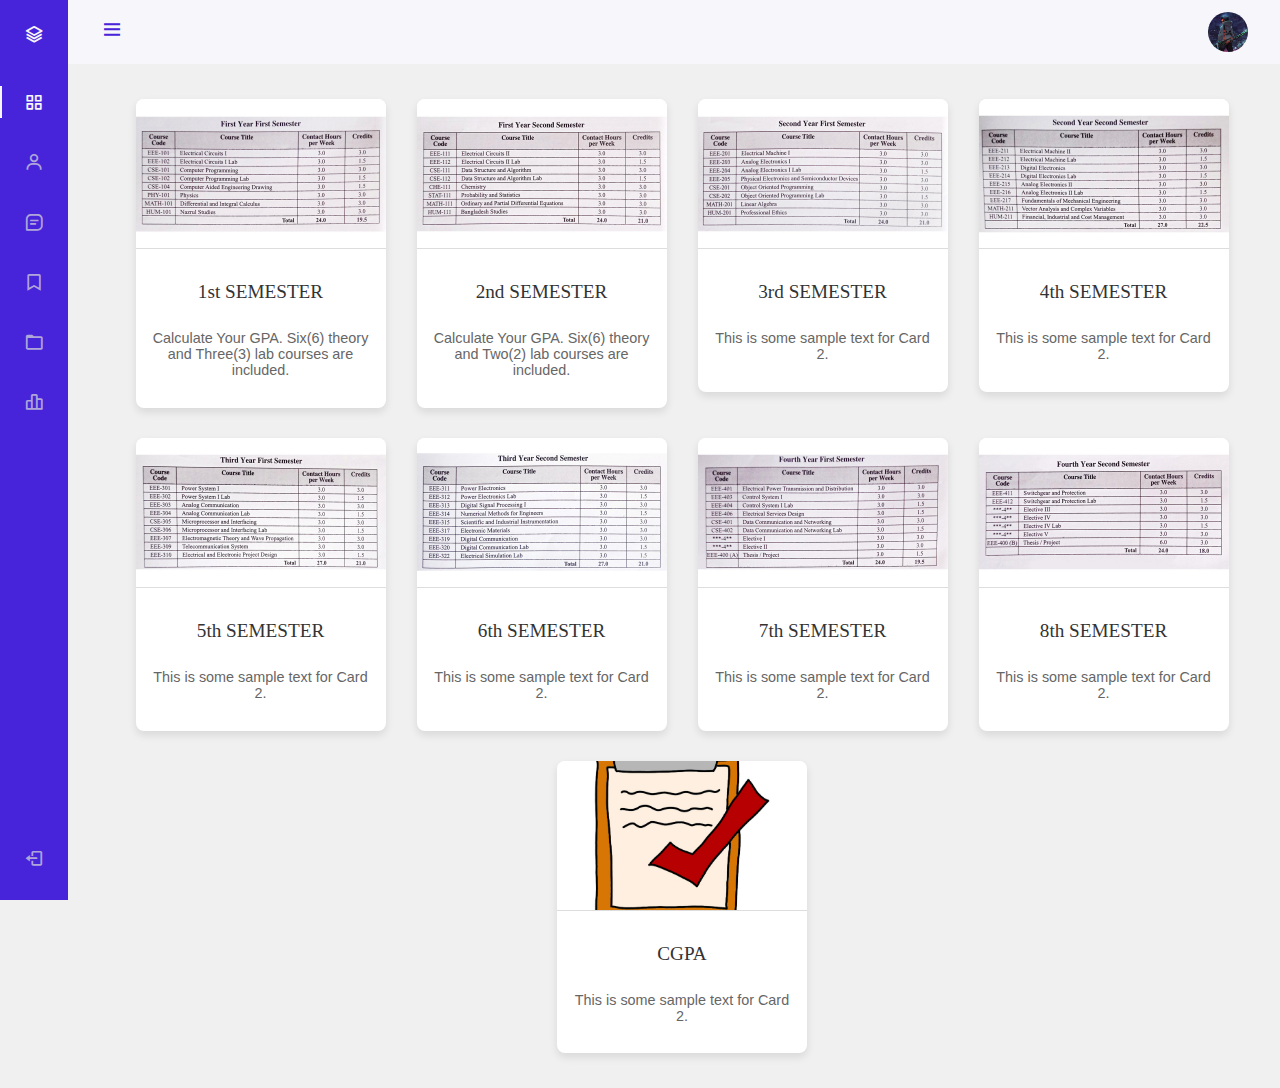
<file: index.html>
<!DOCTYPE html>
<html lang="en">
    <head>
        <meta charset="UTF-8">
        <meta name="viewport" content="width=device-width, initial-scale=1.0">

        <!-- ===== BOX ICONS ===== -->
        <link href='https://cdn.jsdelivr.net/npm/boxicons@2.0.5/css/boxicons.min.css' rel='stylesheet'>

        <!-- ===== CSS ===== -->
        <link rel="stylesheet" href="assets/css/styles.css">

        <title>LANDING MENU</title>
    </head>
    <body id="body-pd">
        <header class="header" id="header">
            <div class="header__toggle">
                <i class='bx bx-menu' id="header-toggle"></i>
            </div>

            <div class="header__img">
                <img src="assets/img/perfil.jpg" alt="">
            </div>
        </header>

        <div class="l-navbar" id="nav-bar">
            <nav class="nav">
                <div>
                    <a href="https://hellomahmudul.github.io/GPA-Calculator/" class="nav__logo">
                        <i class='bx bx-layer nav__logo-icon'></i>
                        <span class="nav__logo-name">Bedimcode</span>
                    </a>

                    <div class="nav__list">
                        <a href="https://hellomahmudul.github.io/GPA-Calculator/" class="nav__link active">
                        <i class='bx bx-grid-alt nav__icon' ></i>
                            <span class="nav__name">Dashboard</span>
                        </a>

                        <a href="#" class="nav__link">
                            <i class='bx bx-user nav__icon' ></i>
                            <span class="nav__name">Users</span>
                        </a>
                        
                        <a href="#" class="nav__link">
                            <i class='bx bx-message-square-detail nav__icon' ></i>
                            <span class="nav__name">Messages</span>
                        </a>

                        <a href="#" class="nav__link">
                            <i class='bx bx-bookmark nav__icon' ></i>
                            <span class="nav__name">Favorites</span>
                        </a>

                        <a href="#" class="nav__link">
                            <i class='bx bx-folder nav__icon' ></i>
                            <span class="nav__name">Data</span>
                        </a>

                        <a href="#" class="nav__link">
                            <i class='bx bx-bar-chart-alt-2 nav__icon' ></i>
                            <span class="nav__name">Analytics</span>
                        </a>
                    </div>
                </div>

                <a href="#" class="nav__link">
                    <i class='bx bx-log-out nav__icon' ></i>
                    <span class="nav__name">Log Out</span>
                </a>
            </nav>
        </div>





        <div class="card-container">
            <!-- Card 1 -->
            <a target="_blank" href="index-1st_1st_semester.html">
                <div class="card">
                <img src="assets/img/1,1.jpg" alt="Card Image 1">
                <div class="card-content">
                    <h2>1st SEMESTER</h2>
                    <p>Calculate Your GPA. Six(6) theory and Three(3) lab courses are included.</p>
                </div>
            </div>
            </a>
            
    
            <!-- Card 2 -->
            <a target="_blank" href="index-2nd_2nd_semester.html">
            <div class="card">
                <img src="assets/img/1,2.jpg" alt="Card Image 2">
                <div class="card-content">
                    <h2>2nd SEMESTER</h2>
                    <p>Calculate Your GPA. Six(6) theory and Two(2) lab courses are included.</p>
                </div>
            </div>
            </a>
            <!-- Card 3 -->
            <a href="index.html">
            <div class="card">
                <img src="assets/img/2,1.jpg" alt="Card Image 2">
                <div class="card-content">
                    <h2>3rd SEMESTER</h2>
                    <p>This is some sample text for Card 2.</p>
                </div>
            </div>
            </a>
            <!-- Card 4 -->
            <a href="index.html">
            <div class="card">
                <img src="assets/img/2,2.jpg" alt="Card Image 2">
                <div class="card-content">
                    <h2>4th SEMESTER</h2>
                    <p>This is some sample text for Card 2.</p>
                </div>
            </div>
            </a>
            <!-- Card 5 -->
            <a href="index.html">
            <div class="card">
                <img src="assets/img/3,1.jpg" alt="Card Image 2">
                <div class="card-content">
                    <h2>5th SEMESTER</h2>
                    <p>This is some sample text for Card 2.</p>
                </div>
            </div>
            </a>
            <!-- Card 6 -->
            <a href="index.html">
            <div class="card">
                <img src="assets/img/3,2.jpg" alt="Card Image 2">
                <div class="card-content">
                    <h2>6th SEMESTER</h2>
                    <p>This is some sample text for Card 2.</p>
                </div>
            </div>
            </a>
            <!-- Card 7 -->
            <a href="index.html">
            <div class="card">
                <img src="assets/img/4,1.jpg" alt="Card Image 2">
                <div class="card-content">
                    <h2>7th SEMESTER</h2>
                    <p>This is some sample text for Card 2.</p>
                </div>
            </div>
            </a>
            <!-- Card 8 -->
            <a href="index.html">
            <div class="card">
                <img src="assets/img/4,2.jpg" alt="Card Image 2">
                <div class="card-content">
                    <h2>8th SEMESTER</h2>
                    <p>This is some sample text for Card 2.</p>
                </div>
            </div>
            </a>
            <!-- Card 9 -->
            <a href="index.html">
            <div class="card">
                <img src="assets/img/how-to-doodle-a-result.jpg" alt="Card Image 2">
                <div class="card-content">
                    <h2>CGPA</h2>
                    <p>This is some sample text for Card 2.</p>
                </div>
            </div>
            </a>
            <!-- Repeat the above structure for more cards -->
        </div>

        <!--===== MAIN JS =====-->
        <script src="assets/js/main.js"></script>
    </body>
</html>
</file>
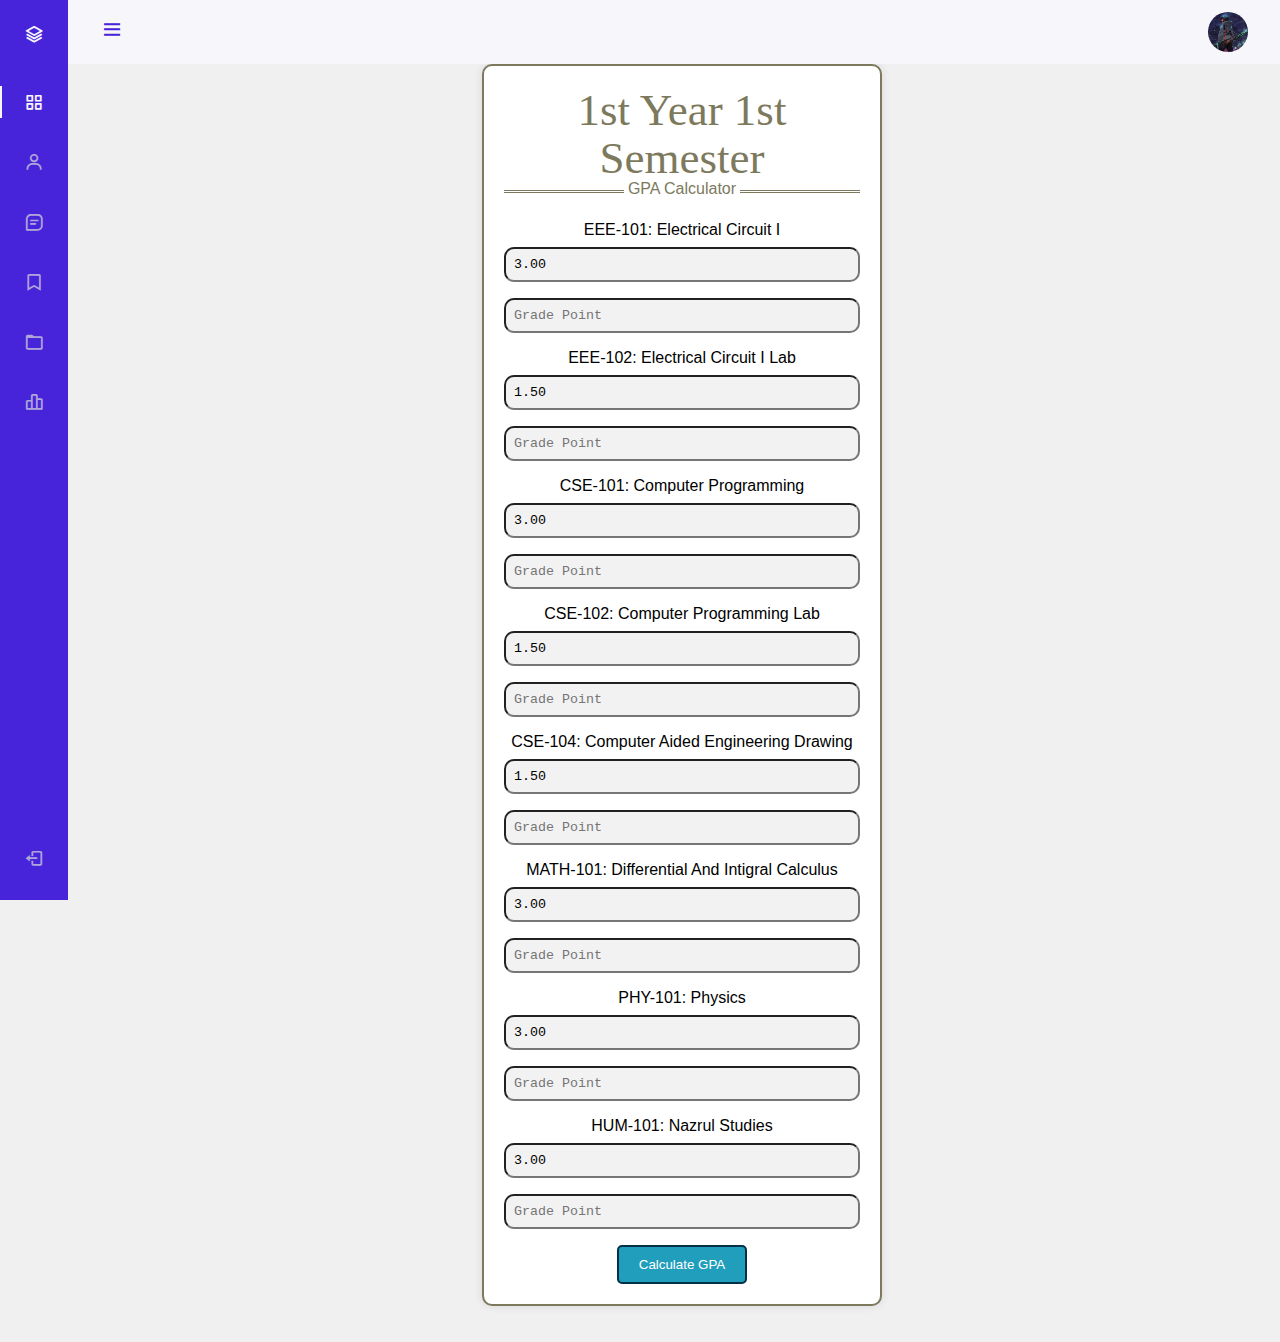
<file: index-1st_1st_semester.html>
<!DOCTYPE html>
<html lang="en">
    <head>
        <meta charset="UTF-8">
        <meta name="viewport" content="width=device-width, initial-scale=1.0">

        <!-- ===== BOX ICONS ===== -->
        <link href='https://cdn.jsdelivr.net/npm/boxicons@2.0.5/css/boxicons.min.css' rel='stylesheet'>

        <!-- ===== CSS ===== -->
        <link rel="stylesheet" href="assets/css/styles.css">

        <title>1st Year 1st Semester</title>
    </head>
    <body id="body-pd">
        <header class="header" id="header">
            <div class="header__toggle">
                <i class='bx bx-menu' id="header-toggle"></i>
            </div>

            <div class="header__img">
                <img src="assets/img/perfil.jpg" alt="">
            </div>
        </header>

        <div class="l-navbar" id="nav-bar">
            <nav class="nav">
                <div>
                    <a href="https://hellomahmudul.github.io/GPA-Calculator/" class="nav__logo">
                        <i class='bx bx-layer nav__logo-icon'></i>
                        <span class="nav__logo-name">Bedimcode</span>
                    </a>

                    <div class="nav__list">
                        <a href="https://hellomahmudul.github.io/GPA-Calculator/" class="nav__link active">
                        <i class='bx bx-grid-alt nav__icon' ></i>
                            <span class="nav__name">Dashboard</span>
                        </a>

                        <a href="#" class="nav__link">
                            <i class='bx bx-user nav__icon' ></i>
                            <span class="nav__name">Users</span>
                        </a>
                        
                        <a href="#" class="nav__link">
                            <i class='bx bx-message-square-detail nav__icon' ></i>
                            <span class="nav__name">Messages</span>
                        </a>

                        <a href="#" class="nav__link">
                            <i class='bx bx-bookmark nav__icon' ></i>
                            <span class="nav__name">Favorites</span>
                        </a>

                        <a href="#" class="nav__link">
                            <i class='bx bx-folder nav__icon' ></i>
                            <span class="nav__name">Data</span>
                        </a>

                        <a href="#" class="nav__link">
                            <i class='bx bx-bar-chart-alt-2 nav__icon' ></i>
                            <span class="nav__name">Analytics</span>
                        </a>
                    </div>
                </div>

                <a href="#" class="nav__link">
                    <i class='bx bx-log-out nav__icon' ></i>
                    <span class="nav__name">Log Out</span>
                </a>
            </nav>
        </div>


<form id="gpaForm">
      <h2>1st Year 1st Semester</h2>

      <hr />
      <br />
      <!-- Replace the placeholders with your actual course names -->

      <label for="course1">EEE-101: Electrical Circuit I</label>
      <input type="text" value="3.00" id="ce1" placeholder="Credit" readonly />
      <input type="number" pattern="[0-9]*" id="ge1" placeholder="Grade Point" required />

      <label for="course2">EEE-102: Electrical Circuit I Lab</label>
      <input type="text" value="1.50" id="ce2" placeholder="Credit" readonly />
      <input type="number" pattern="[0-9]*" id="ge2" placeholder="Grade Point" required />

      <label for="course3">CSE-101: Computer Programming</label>
      <input type="text" value="3.00" id="cc1" placeholder="Credit" readonly/>
      <input type="number" pattern="[0-9]*" id="gc1" placeholder="Grade Point" required/>

      <label for="course4">CSE-102: Computer Programming Lab</label>
      <input type="text" value="1.50" id="cc2" placeholder="Credit" readonly/>
      <input type="number" pattern="[0-9]*" id="gc2" placeholder="Grade Point" required/>

      <label for="course5">CSE-104: Computer Aided Engineering Drawing</label>
      <input type="text" value="1.50" id="aut1" placeholder="Credit" readonly/>
      <input type="number" pattern="[0-9]*" id="aug1" placeholder="Grade Point" required/>

      <label for="course6">MATH-101: Differential And Intigral Calculus</label>
      <input type="text" value="3.00" id="cm1" placeholder="Credit" readonly/>
      <input type="number" pattern="[0-9]*" id="gm1" placeholder="Grade Point" required/>

      <label for="course7">PHY-101: Physics</label>
      <input type="text" value="3.00" id="cp1" placeholder="Credit" readonly/>
      <input type="number" pattern="[0-9]*" id="gp1" placeholder="Grade Point" required/>

      <label for="course8">HUM-101: Nazrul Studies</label>
      <input type="text" value="3.00" id="ch1" placeholder="Credit" readonly/>
      <input type="number" pattern="[0-9]*" id="gh1" placeholder="Grade Point" required/>

      <!-- Repeat the above pattern for other courses -->

      <button type="button" onclick="calculateGPAAndScroll()">Calculate GPA</button>
    </form>
    <br /><br />
    <div class="result" id="resultContainer" style="display: none">
      <h2>Your 1st Semester Result</h2>
      <br />
      <!-- Display results here using JavaScript -->
    </div>

        <!--===== MAIN JS =====-->
        <script src="assets/js/main.js"></script>
    </body>
</html>
</file>
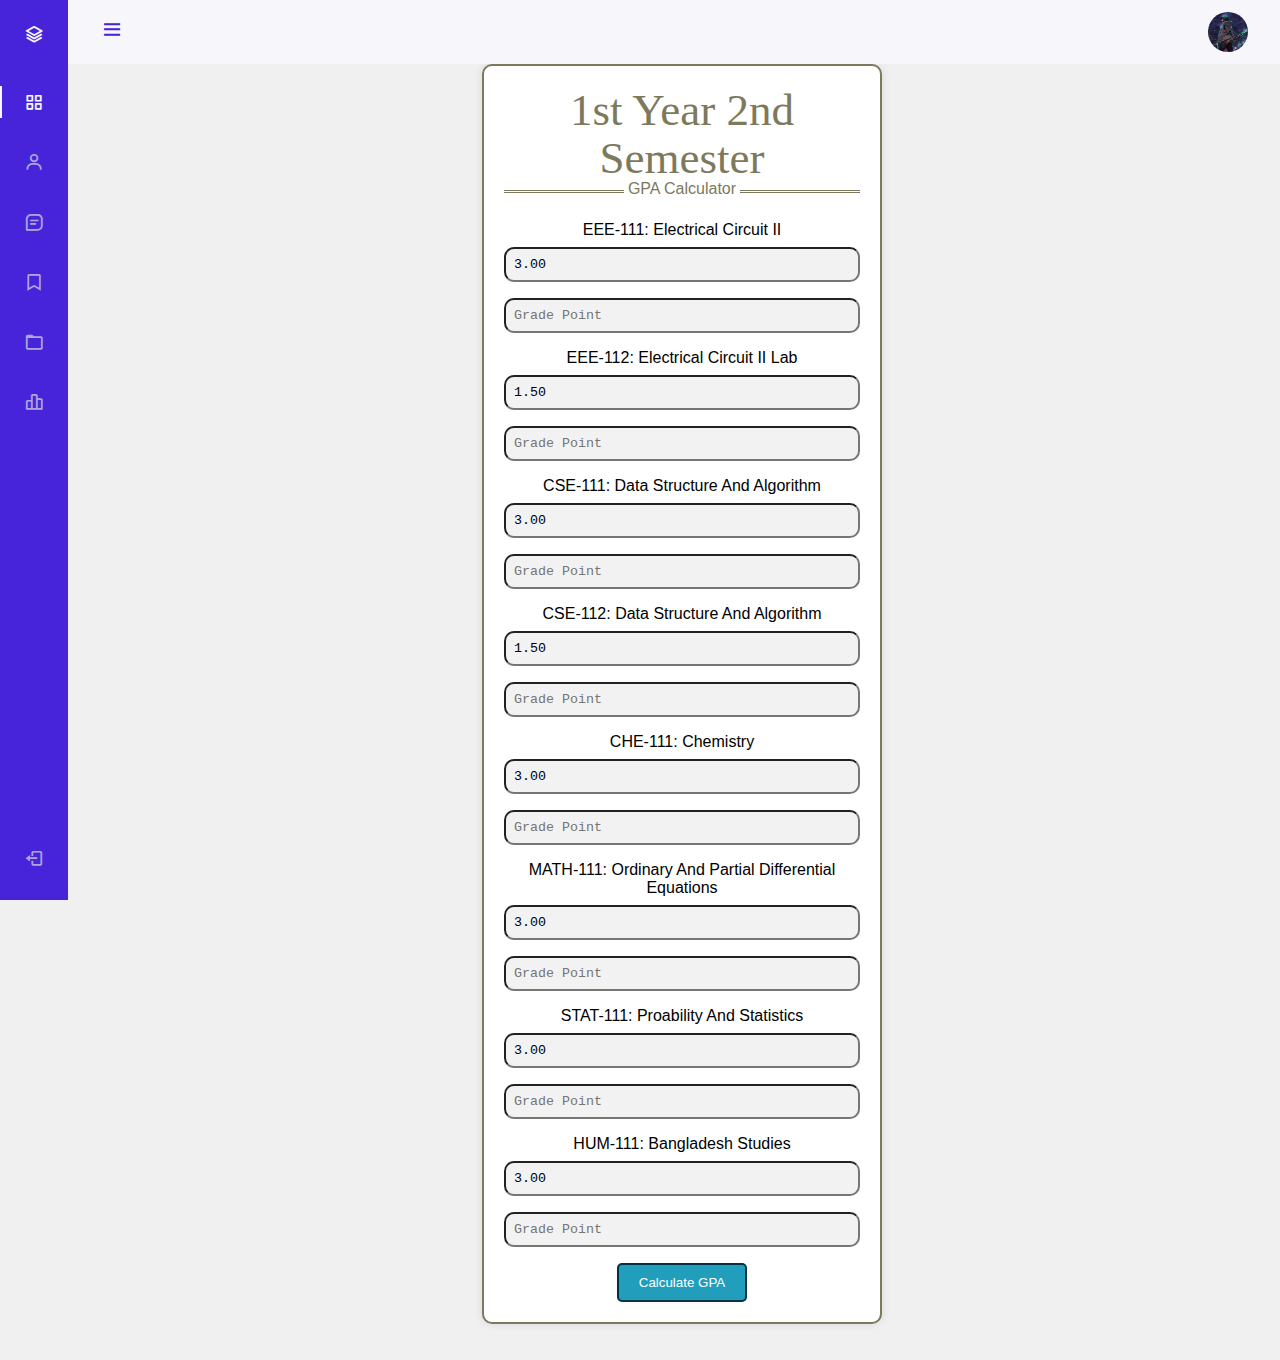
<file: index-1st_2nd_semester.html>
<!DOCTYPE html>
<html lang="en">
    <head>
        <meta charset="UTF-8">
        <meta name="viewport" content="width=device-width, initial-scale=1.0">

        <!-- ===== BOX ICONS ===== -->
        <link href='https://cdn.jsdelivr.net/npm/boxicons@2.0.5/css/boxicons.min.css' rel='stylesheet'>

        <!-- ===== CSS ===== -->
        <link rel="stylesheet" href="assets/css/styles.css">

        <title>2nd Year 2nd Semester</title>
    </head>
    <body id="body-pd">
        <header class="header" id="header">
            <div class="header__toggle">
                <i class='bx bx-menu' id="header-toggle"></i>
            </div>

            <div class="header__img">
                <img src="assets/img/perfil.jpg" alt="">
            </div>
        </header>

        <div class="l-navbar" id="nav-bar">
            <nav class="nav">
                <div>
                    <a href="https://hellomahmudul.github.io/GPA-Calculator/" class="nav__logo">
                        <i class='bx bx-layer nav__logo-icon'></i>
                        <span class="nav__logo-name">Bedimcode</span>
                    </a>

                    <div class="nav__list">
                        <a href="https://hellomahmudul.github.io/GPA-Calculator/" class="nav__link active">
                        <i class='bx bx-grid-alt nav__icon' ></i>
                            <span class="nav__name">Dashboard</span>
                        </a>

                        <a href="#" class="nav__link">
                            <i class='bx bx-user nav__icon' ></i>
                            <span class="nav__name">Users</span>
                        </a>
                        
                        <a href="#" class="nav__link">
                            <i class='bx bx-message-square-detail nav__icon' ></i>
                            <span class="nav__name">Messages</span>
                        </a>

                        <a href="#" class="nav__link">
                            <i class='bx bx-bookmark nav__icon' ></i>
                            <span class="nav__name">Favorites</span>
                        </a>

                        <a href="#" class="nav__link">
                            <i class='bx bx-folder nav__icon' ></i>
                            <span class="nav__name">Data</span>
                        </a>

                        <a href="#" class="nav__link">
                            <i class='bx bx-bar-chart-alt-2 nav__icon' ></i>
                            <span class="nav__name">Analytics</span>
                        </a>
                    </div>
                </div>

                <a href="#" class="nav__link">
                    <i class='bx bx-log-out nav__icon' ></i>
                    <span class="nav__name">Log Out</span>
                </a>
            </nav>
        </div>

        


<form id="gpaForm">
      <h2>1st Year 2nd Semester</h2>

      <hr />
      <br />
      <!-- Replace the placeholders with your actual course names -->

      <label for="course1">EEE-111: Electrical Circuit II</label>
      <input type="text" value="3.00" id="ce1" placeholder="Credit" required />
      <input type="text" id="ge1" placeholder="Grade Point" required />

      <label for="course2">EEE-112: Electrical Circuit II Lab</label>
      <input type="text" value="1.50" id="ce2" placeholder="Credit" required />
      <input type="text" id="ge2" placeholder="Grade Point" required />

      <label for="course3">CSE-111: Data Structure And Algorithm</label>
      <input type="text" value="3.00" id="cc1" placeholder="Credit" />
      <input type="text" id="gc1" placeholder="Grade Point" required/>

      <label for="course4">CSE-112: Data Structure And Algorithm</label>
      <input type="text" value="1.50" id="cc2" placeholder="Credit" />
      <input type="text" id="gc2" placeholder="Grade Point" required/>

      <label for="course5">CHE-111: Chemistry</label>
      <input type="text" value="3.00" id="aut1" placeholder="Credit" />
      <input type="text" id="aug1" placeholder="Grade Point" required/>

      <label for="course6">MATH-111: Ordinary And Partial Differential Equations</label>
      <input type="text" value="3.00" id="cm1" placeholder="Credit" />
      <input type="text" id="gm1" placeholder="Grade Point" required/>

      <label for="course7">STAT-111: Proability And Statistics</label>
      <input type="text" value="3.00" id="cp1" placeholder="Credit" />
      <input type="text" id="gp1" placeholder="Grade Point" required/>

      <label for="course8">HUM-111: Bangladesh Studies</label>
      <input type="text" value="3.00" id="ch1" placeholder="Credit" />
      <input type="text" id="gh1" placeholder="Grade Point" required/>

      <!-- Repeat the above pattern for other courses -->

<button type="button" onclick="calculateGPAAndScroll()">Calculate GPA</button>
    </form>
    <br /><br />
    <div class="result" id="resultContainer" style="display: none">
      <h2>Your 2nd Semester Result</h2>
      <br />
      <!-- Display results here using JavaScript -->
    </div>

        <!--===== MAIN JS =====-->
        <script src="assets/js/main.js"></script>
    </body>
</html>
</file>
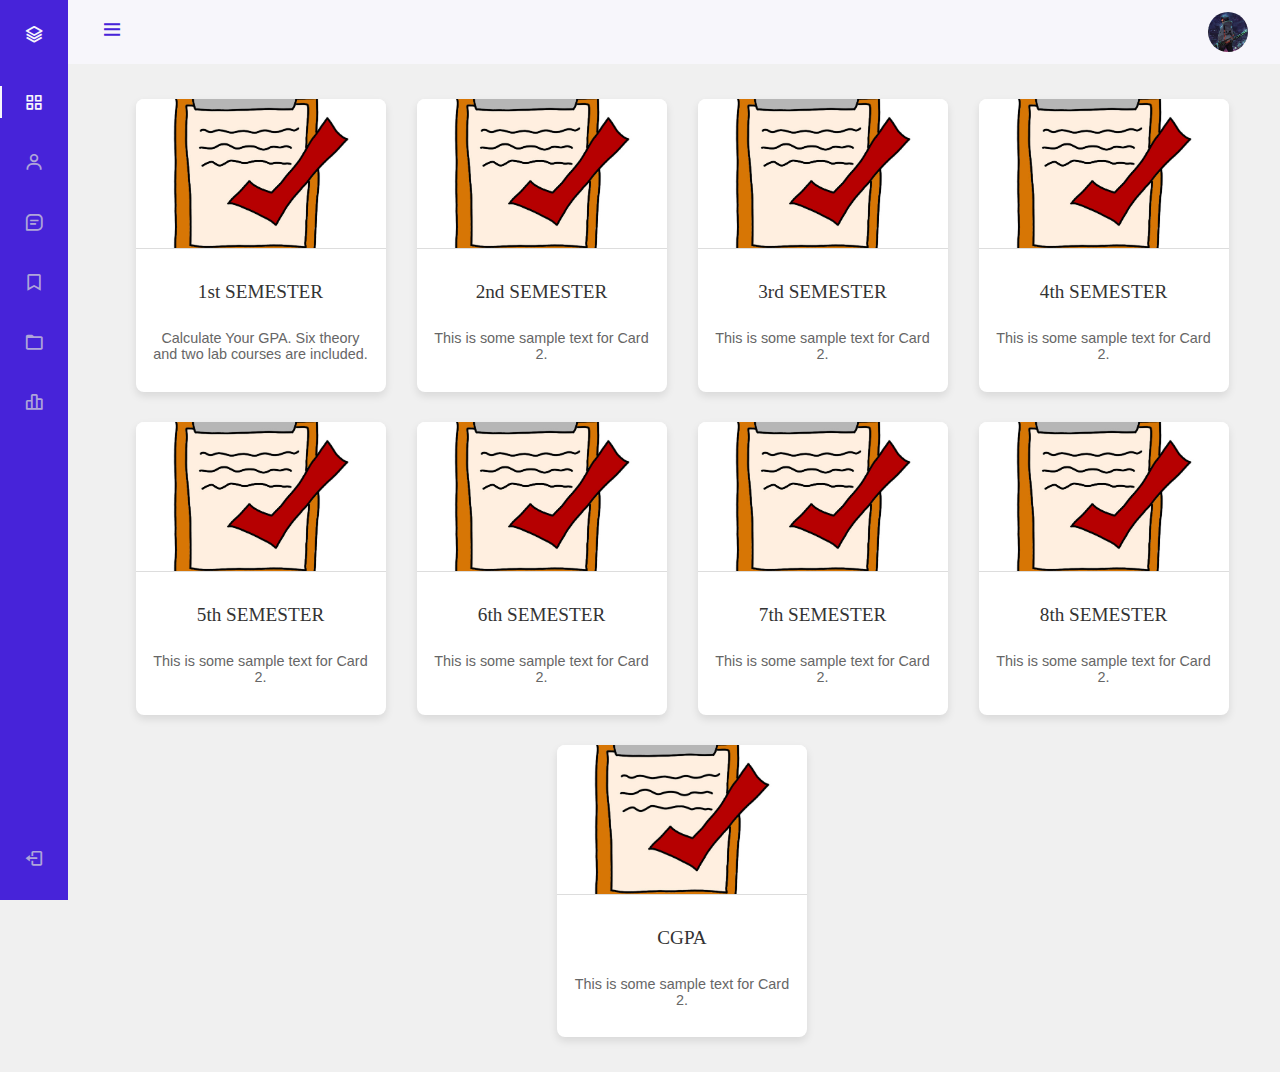
<file: landing.html>
<!DOCTYPE html>
<html lang="en">
    <head>
        <meta charset="UTF-8">
        <meta name="viewport" content="width=device-width, initial-scale=1.0">

        <!-- ===== BOX ICONS ===== -->
        <link href='https://cdn.jsdelivr.net/npm/boxicons@2.0.5/css/boxicons.min.css' rel='stylesheet'>

        <!-- ===== CSS ===== -->
        <link rel="stylesheet" href="assets/css/styles.css">

        <title>LANDING MENU</title>
    </head>
    <body id="body-pd">
        <header class="header" id="header">
            <div class="header__toggle">
                <i class='bx bx-menu' id="header-toggle"></i>
            </div>

            <div class="header__img">
                <img src="assets/img/perfil.jpg" alt="">
            </div>
        </header>

        <div class="l-navbar" id="nav-bar">
            <nav class="nav">
                <div>
                    <a href="landing.html" class="nav__logo">
                        <i class='bx bx-layer nav__logo-icon'></i>
                        <span class="nav__logo-name">Bedimcode</span>
                    </a>

                    <div class="nav__list">
                        <a href="#" class="nav__link active">
                        <i class='bx bx-grid-alt nav__icon' ></i>
                            <span class="nav__name">Dashboard</span>
                        </a>

                        <a href="#" class="nav__link">
                            <i class='bx bx-user nav__icon' ></i>
                            <span class="nav__name">Users</span>
                        </a>
                        
                        <a href="#" class="nav__link">
                            <i class='bx bx-message-square-detail nav__icon' ></i>
                            <span class="nav__name">Messages</span>
                        </a>

                        <a href="#" class="nav__link">
                            <i class='bx bx-bookmark nav__icon' ></i>
                            <span class="nav__name">Favorites</span>
                        </a>

                        <a href="#" class="nav__link">
                            <i class='bx bx-folder nav__icon' ></i>
                            <span class="nav__name">Data</span>
                        </a>

                        <a href="#" class="nav__link">
                            <i class='bx bx-bar-chart-alt-2 nav__icon' ></i>
                            <span class="nav__name">Analytics</span>
                        </a>
                    </div>
                </div>

                <a href="#" class="nav__link">
                    <i class='bx bx-log-out nav__icon' ></i>
                    <span class="nav__name">Log Out</span>
                </a>
            </nav>
        </div>





        <div class="card-container">
            <!-- Card 1 -->
            <a target="_blank" href="index-1st_1st_semester.html">
                <div class="card">
                <img src="assets/img/how-to-doodle-a-result.jpg" alt="Card Image 1">
                <div class="card-content">
                    <h2>1st SEMESTER</h2>
                    <p>Calculate Your GPA. Six theory and two lab courses are included.</p>
                </div>
            </div>
            </a>
            
    
            <!-- Card 2 -->
            <a target="_blank" href="index-2nd_2nd_semester.html">
            <div class="card">
                <img src="assets/img/how-to-doodle-a-result.jpg" alt="Card Image 2">
                <div class="card-content">
                    <h2>2nd SEMESTER</h2>
                    <p>This is some sample text for Card 2.</p>
                </div>
            </div>
            </a>
            <!-- Card 3 -->
            <a href="index.html">
            <div class="card">
                <img src="assets/img/how-to-doodle-a-result.jpg" alt="Card Image 2">
                <div class="card-content">
                    <h2>3rd SEMESTER</h2>
                    <p>This is some sample text for Card 2.</p>
                </div>
            </div>
            </a>
            <!-- Card 4 -->
            <a href="index.html">
            <div class="card">
                <img src="assets/img/how-to-doodle-a-result.jpg" alt="Card Image 2">
                <div class="card-content">
                    <h2>4th SEMESTER</h2>
                    <p>This is some sample text for Card 2.</p>
                </div>
            </div>
            </a>
            <!-- Card 5 -->
            <a href="index.html">
            <div class="card">
                <img src="assets/img/how-to-doodle-a-result.jpg" alt="Card Image 2">
                <div class="card-content">
                    <h2>5th SEMESTER</h2>
                    <p>This is some sample text for Card 2.</p>
                </div>
            </div>
            </a>
            <!-- Card 6 -->
            <a href="index.html">
            <div class="card">
                <img src="assets/img/how-to-doodle-a-result.jpg" alt="Card Image 2">
                <div class="card-content">
                    <h2>6th SEMESTER</h2>
                    <p>This is some sample text for Card 2.</p>
                </div>
            </div>
            </a>
            <!-- Card 7 -->
            <a href="index.html">
            <div class="card">
                <img src="assets/img/how-to-doodle-a-result.jpg" alt="Card Image 2">
                <div class="card-content">
                    <h2>7th SEMESTER</h2>
                    <p>This is some sample text for Card 2.</p>
                </div>
            </div>
            </a>
            <!-- Card 8 -->
            <a href="index.html">
            <div class="card">
                <img src="assets/img/how-to-doodle-a-result.jpg" alt="Card Image 2">
                <div class="card-content">
                    <h2>8th SEMESTER</h2>
                    <p>This is some sample text for Card 2.</p>
                </div>
            </div>
            </a>
            <!-- Card 9 -->
            <a href="index.html">
            <div class="card">
                <img src="assets/img/how-to-doodle-a-result.jpg" alt="Card Image 2">
                <div class="card-content">
                    <h2>CGPA</h2>
                    <p>This is some sample text for Card 2.</p>
                </div>
            </div>
            </a>
            <!-- Repeat the above structure for more cards -->
        </div>

        <!--===== MAIN JS =====-->
        <script src="assets/js/main.js"></script>
    </body>
</html>
</file>
<file: assets/css/styles.css>
/*===== GOOGLE FONTS =====*/
@import url("https://fonts.googleapis.com/css2?family=Nunito:wght@400;600;700&display=swap");

/*===== VARIABLES CSS =====*/
:root{
  --header-height: 3rem;
  --nav-width: 68px;

  /*===== Colors =====*/
  --first-color: #4723D9;
  --first-color-light: #AFA5D9;
  --white-color: #F7F6FB;
  
  /*===== Font and typography =====*/
  --body-font: 'Nunito', sans-serif;
  --normal-font-size: 1rem;
  
  /*===== z index =====*/
  --z-fixed: 100;
}

/*===== BASE =====*/
*,::before,::after{
  box-sizing: border-box;
}

body{
  position: relative;
  margin: var(--header-height) 0 0 0;
  padding: 0 1rem;
  font-family: var(--body-font);
  font-size: var(--normal-font-size);
  transition: .5s;
  
    font-family: Impact, sans-serif;
    background-color: #f0f0f0;
    text-align: center;
    margin: 20px;
  
}

a{
  text-decoration: none;
}

/*===== HEADER =====*/
.header{
  width: 100%;
  height: var(--header-height);
  position: fixed;
  top: 0;
  left: 0;
  display: flex;
  align-items: center;
  justify-content: space-between;
  padding: 0 1rem;
  background-color: var(--white-color);
  z-index: var(--z-fixed);
  transition: .5s;
}

.header__toggle{
  color: var(--first-color);
  font-size: 1.5rem;
  cursor: pointer;
}

.header__img{
  width: 35px;
  height: 35px;
  display: flex;
  justify-content: center;
  border-radius: 50%;
  overflow: hidden;
}

.header__img img{
  width: 40px;
}

/*===== NAV =====*/
.l-navbar{
  position: fixed;
  top: 0;
  left: -30%;
  width: var(--nav-width);
  height: 100vh;
  background-color: var(--first-color);
  padding: .5rem 1rem 0 0;
  transition: .5s;
  z-index: var(--z-fixed);
}

.nav{
  height: 100%;
  display: flex;
  flex-direction: column;
  justify-content: space-between;
  overflow: hidden;
}

.nav__logo, .nav__link{
  display: grid;
  grid-template-columns: max-content max-content;
  align-items: center;
  column-gap: 1rem;
  padding: .5rem 0 .5rem 1.5rem;
}

.nav__logo{
  margin-bottom: 2rem;
}

.nav__logo-icon{
  font-size: 1.25rem;
  color: var(--white-color);
}

.nav__logo-name{
  color: var(--white-color);
  font-weight: 700;
}

.nav__link{
  position: relative;
  color: var(--first-color-light);
  margin-bottom: 1.5rem;
  transition: .3s;
}

.nav__link:hover{
  color: var(--white-color);
}

.nav__icon{
  font-size: 1.25rem;
}

/*Show navbar movil*/
.show{
  left: 0;
}

/*Add padding body movil*/
.body-pd{
  padding-left: calc(var(--nav-width) + 1rem);
}

/*Active links*/
.active{
  color: var(--white-color);
}

.active::before{
  content: '';
  position: absolute;
  left: 0;
  width: 2px;
  height: 32px;
  background-color: var(--white-color);
}

/* ===== MEDIA QUERIES=====*/
@media screen and (min-width: 768px){
  body{
    margin: calc(var(--header-height) + 1rem) 0 0 0;
    padding-left: calc(var(--nav-width) + 2rem);
  }

  .header{
    height: calc(var(--header-height) + 1rem);
    padding: 0 2rem 0 calc(var(--nav-width) + 2rem);
  }

  .header__img{
    width: 40px;
    height: 40px;
  }

  .header__img img{
    width: 45px;
  }

  .l-navbar{
    left: 0;
    padding: 1rem 1rem 0 0;
  }
  
  /*Show navbar desktop*/
  .show{
    width: calc(var(--nav-width) + 156px);
  }

  /*Add padding body desktop*/
  .body-pd{
    padding-left: calc(var(--nav-width) + 188px);
  }
}


.card-container {
  display: flex;
  flex-wrap: wrap;
  justify-content: space-around;
  padding: 20px;
}

.card {
  width: 250px;
  background-color: #fff;
  border-radius: 8px;
  box-shadow: 0 4px 8px rgba(0, 0, 0, 0.1);
  margin: 15px;
  overflow: hidden;
  transition: transform 0.3s ease-in-out;
}

.card:hover {
  transform: scale(1.05);
}

.card img {
  width: 100%;
  height: 150px;
  object-fit: cover;
  border-bottom: 1px solid #ddd;
}

.card-content {
  padding: 15px;
}

.card h2 {
  font-size: 1.2em;
  margin-bottom: 10px;
  color: #333;
}

.card p {
  font-size: 0.9em;
  color: #666;
}



form {
  background-color: #fff;
  padding: 20px;
  border-radius: 10px;
  box-shadow: 0 0 10px rgba(0, 0, 0, 0.1);
  max-width: 400px;
  margin: 0 auto;
  border: 2px solid #7c795d;
}

h2 {
  color: #7c795d;
  font-family: "Trocchi", serif;
  font-size: 45px;
  font-weight: normal;
  line-height: 48px;
  margin: 0;
}

hr {
  border: none;
  border-top: 3px double #7c795d;
  color: #7c795d;
  overflow: visible;
  text-align: center;
  height: 5px;
}

hr:after {
  background: #fff;
  content: "GPA Calculator";
  padding: 0 4px;
  position: relative;
  top: -13px;
}

label {
  display: block;
  margin-bottom: 8px;
}

input {
  font-family: Courier, 'courier new', serif;
  width: 100%;
  padding: 8px;
  margin-bottom: 16px;
  box-sizing: border-box;
  background: #f2f2f2;
  border-radius: 10px;
  
}

button {
  background-color: #219ebc;
  font-family: Impact, "Arial Narrow Bold", sans-serif;
  color: #fff;
  padding: 10px 20px;
  border: 2px solid #023047;
  border-radius: 5px;
  cursor: pointer;
}

button:hover {
  background-color: #023047;
  border: 2px solid #219ebc;
}

.result {
  margin-top: 20px;
  padding: 10px;
  border: 2px solid #0074e8;
  border-radius: 10px;
  background-color: #fff;
  box-shadow: 0 0 10px rgba(0, 0, 0, 0.3);
  max-width: 400px;
  margin: 0 auto;
}
</file>
